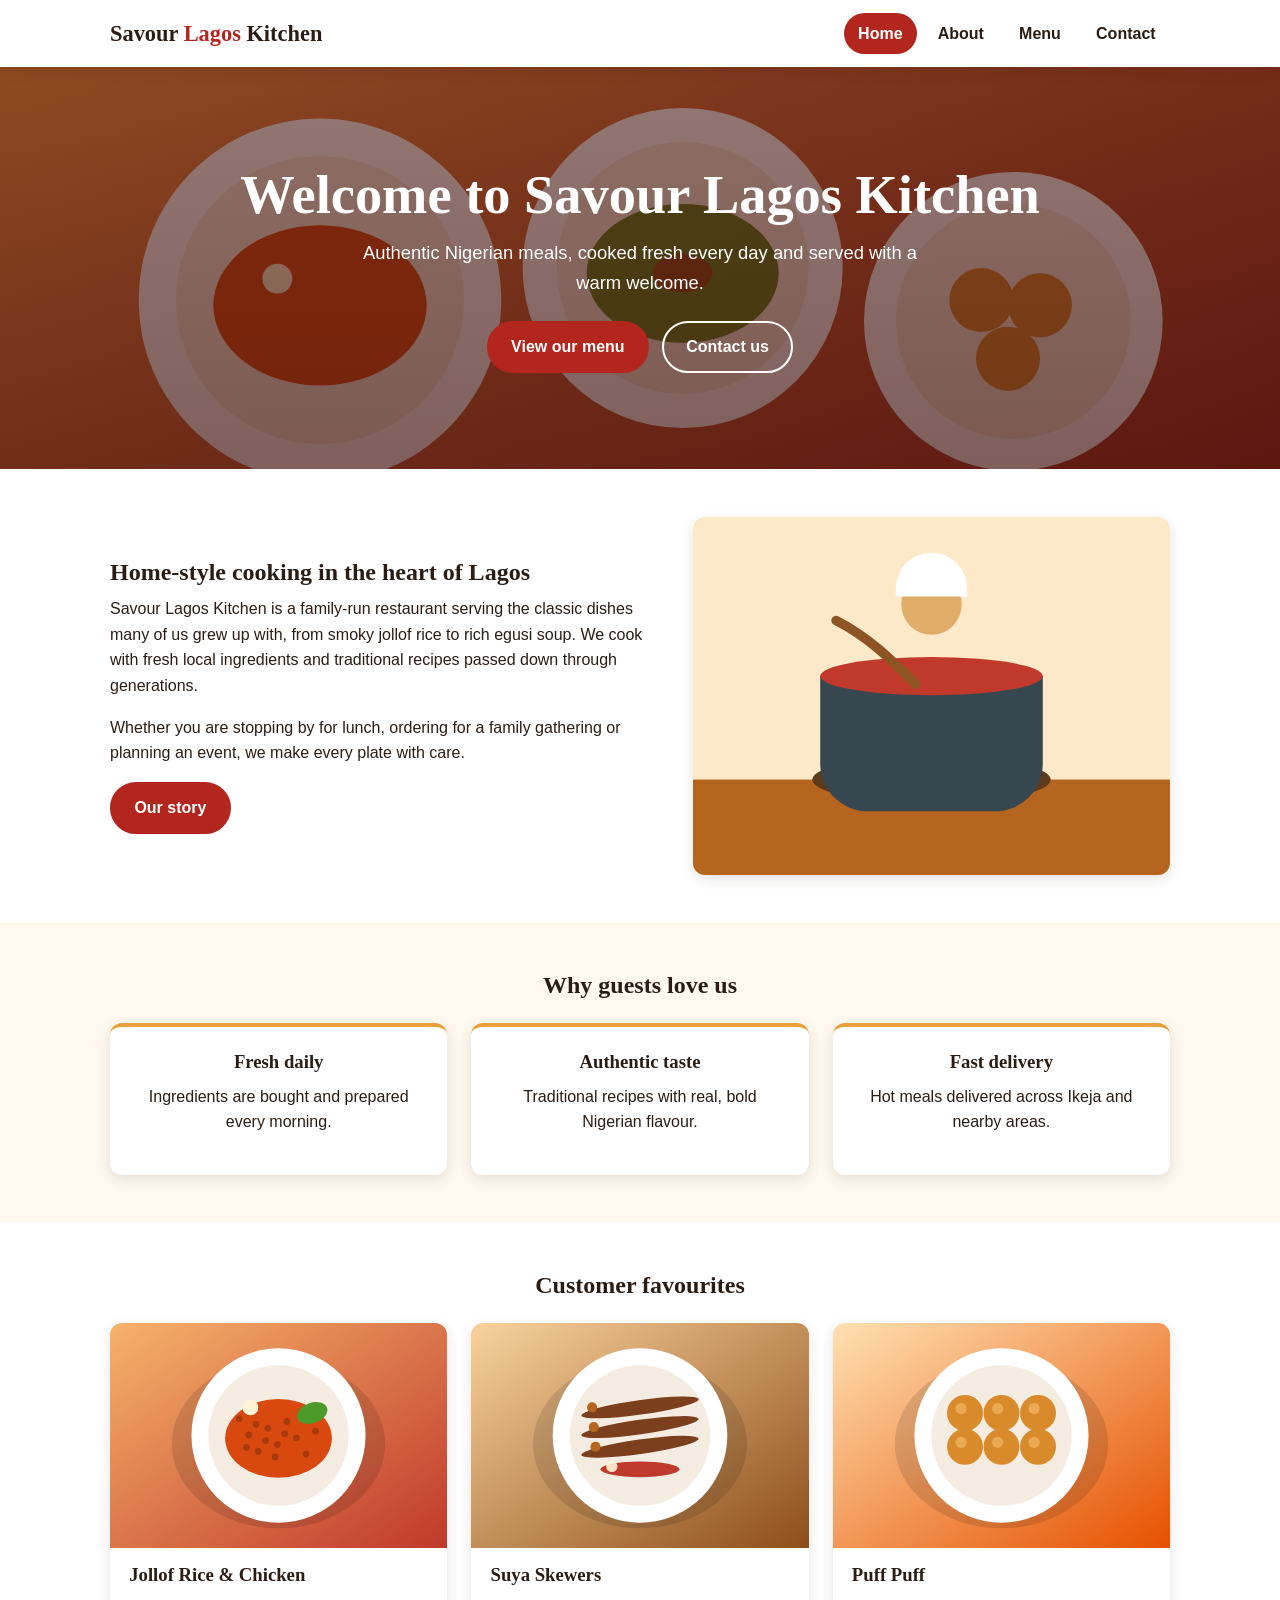
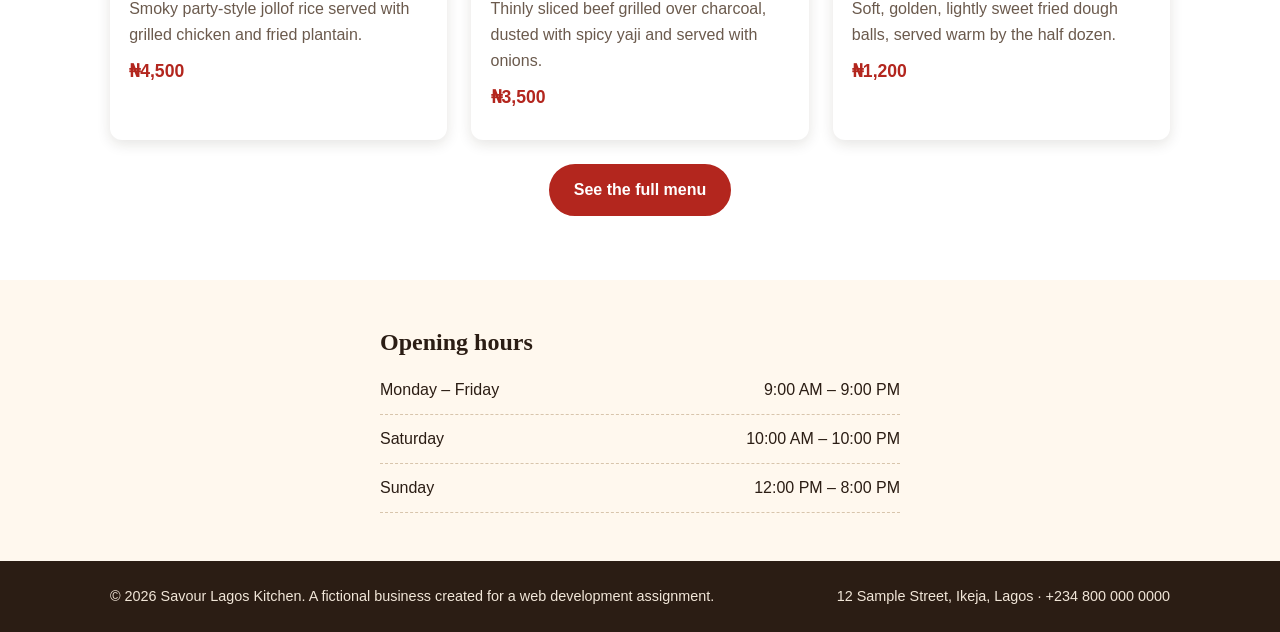
<file: index.html>
<!DOCTYPE html>
<html lang="en">
<head>
  <meta charset="UTF-8">
  <meta name="viewport" content="width=device-width, initial-scale=1.0">
  <meta name="description" content="Savour Lagos Kitchen serves fresh, authentic Nigerian meals in Ikeja, Lagos.">
  <title>Home | Savour Lagos Kitchen</title>
  <link rel="stylesheet" href="css/style.css">
</head>
<body>
  <a class="skip-link" href="#main">Skip to content</a>
  <header class="site-header">
    <div class="container header-inner">
      <a class="logo" href="index.html">Savour <span>Lagos</span> Kitchen</a>
      <button class="nav-toggle" id="navToggle" aria-expanded="false" aria-controls="mainNav" aria-label="Toggle navigation">&#9776;</button>
      <nav id="mainNav" class="main-nav" aria-label="Main navigation">
        <ul><li><a href="index.html" class="active" aria-current="page">Home</a></li><li><a href="about.html">About</a></li><li><a href="services.html">Menu</a></li><li><a href="contact.html">Contact</a></li></ul>
      </nav>
    </div>
  </header>
  <main id="main">
    <section class="hero">
      <div class="container hero-inner">
        <h1>Welcome to Savour Lagos Kitchen</h1>
        <p>Authentic Nigerian meals, cooked fresh every day and served with a warm welcome.</p>
        <div class="btn-row"><a class="btn" href="services.html">View our menu</a><a class="btn btn-outline" href="contact.html">Contact us</a></div>
      </div>
    </section>

    <section class="section container intro">
      <div class="intro-text">
        <h2>Home-style cooking in the heart of Lagos</h2>
        <p>Savour Lagos Kitchen is a family-run restaurant serving the classic dishes many of us grew up with, from smoky jollof rice to rich egusi soup. We cook with fresh local ingredients and traditional recipes passed down through generations.</p>
        <p>Whether you are stopping by for lunch, ordering for a family gathering or planning an event, we make every plate with care.</p>
        <a class="btn" href="about.html">Our story</a>
      </div>
      <img src="images/about.svg" alt="Illustration of a chef stirring a pot in the kitchen">
    </section>

    <section class="section alt">
      <div class="container">
        <h2 class="center">Why guests love us</h2>
        <ul class="features">
          <li><h3>Fresh daily</h3><p>Ingredients are bought and prepared every morning.</p></li>
          <li><h3>Authentic taste</h3><p>Traditional recipes with real, bold Nigerian flavour.</p></li>
          <li><h3>Fast delivery</h3><p>Hot meals delivered across Ikeja and nearby areas.</p></li>
        </ul>
      </div>
    </section>

    <section class="section container">
      <h2 class="center">Customer favourites</h2>
      <div class="grid">
      <article class="card" data-category="mains">
        <img src="images/jollof.svg" alt="Jollof Rice and Chicken" loading="lazy">
        <div class="card-body"><h3>Jollof Rice &amp; Chicken</h3><p>Smoky party-style jollof rice served with grilled chicken and fried plantain.</p><p class="price">&#8358;4,500</p></div>
      </article>
      <article class="card" data-category="grills">
        <img src="images/suya.svg" alt="Suya Skewers" loading="lazy">
        <div class="card-body"><h3>Suya Skewers</h3><p>Thinly sliced beef grilled over charcoal, dusted with spicy yaji and served with onions.</p><p class="price">&#8358;3,500</p></div>
      </article>
      <article class="card" data-category="sides">
        <img src="images/puffpuff.svg" alt="Puff Puff" loading="lazy">
        <div class="card-body"><h3>Puff Puff</h3><p>Soft, golden, lightly sweet fried dough balls, served warm by the half dozen.</p><p class="price">&#8358;1,200</p></div>
      </article>
      </div>
      <p class="center"><a class="btn" href="services.html">See the full menu</a></p>
    </section>

    <section class="section alt">
      <div class="container hours">
        <h2>Opening hours</h2>
        <ul>
          <li><span>Monday &ndash; Friday</span><span>9:00 AM &ndash; 9:00 PM</span></li>
          <li><span>Saturday</span><span>10:00 AM &ndash; 10:00 PM</span></li>
          <li><span>Sunday</span><span>12:00 PM &ndash; 8:00 PM</span></li>
        </ul>
      </div>
    </section>
  </main>
  <footer class="site-footer">
    <div class="container footer-inner">
      <p>&copy; <span id="year">2026</span> Savour Lagos Kitchen. A fictional business created for a web development assignment.</p>
      <p>12 Sample Street, Ikeja, Lagos &middot; +234 800 000 0000</p>
    </div>
  </footer>
  <script src="js/script.js"></script>
</body>
</html>
</file>
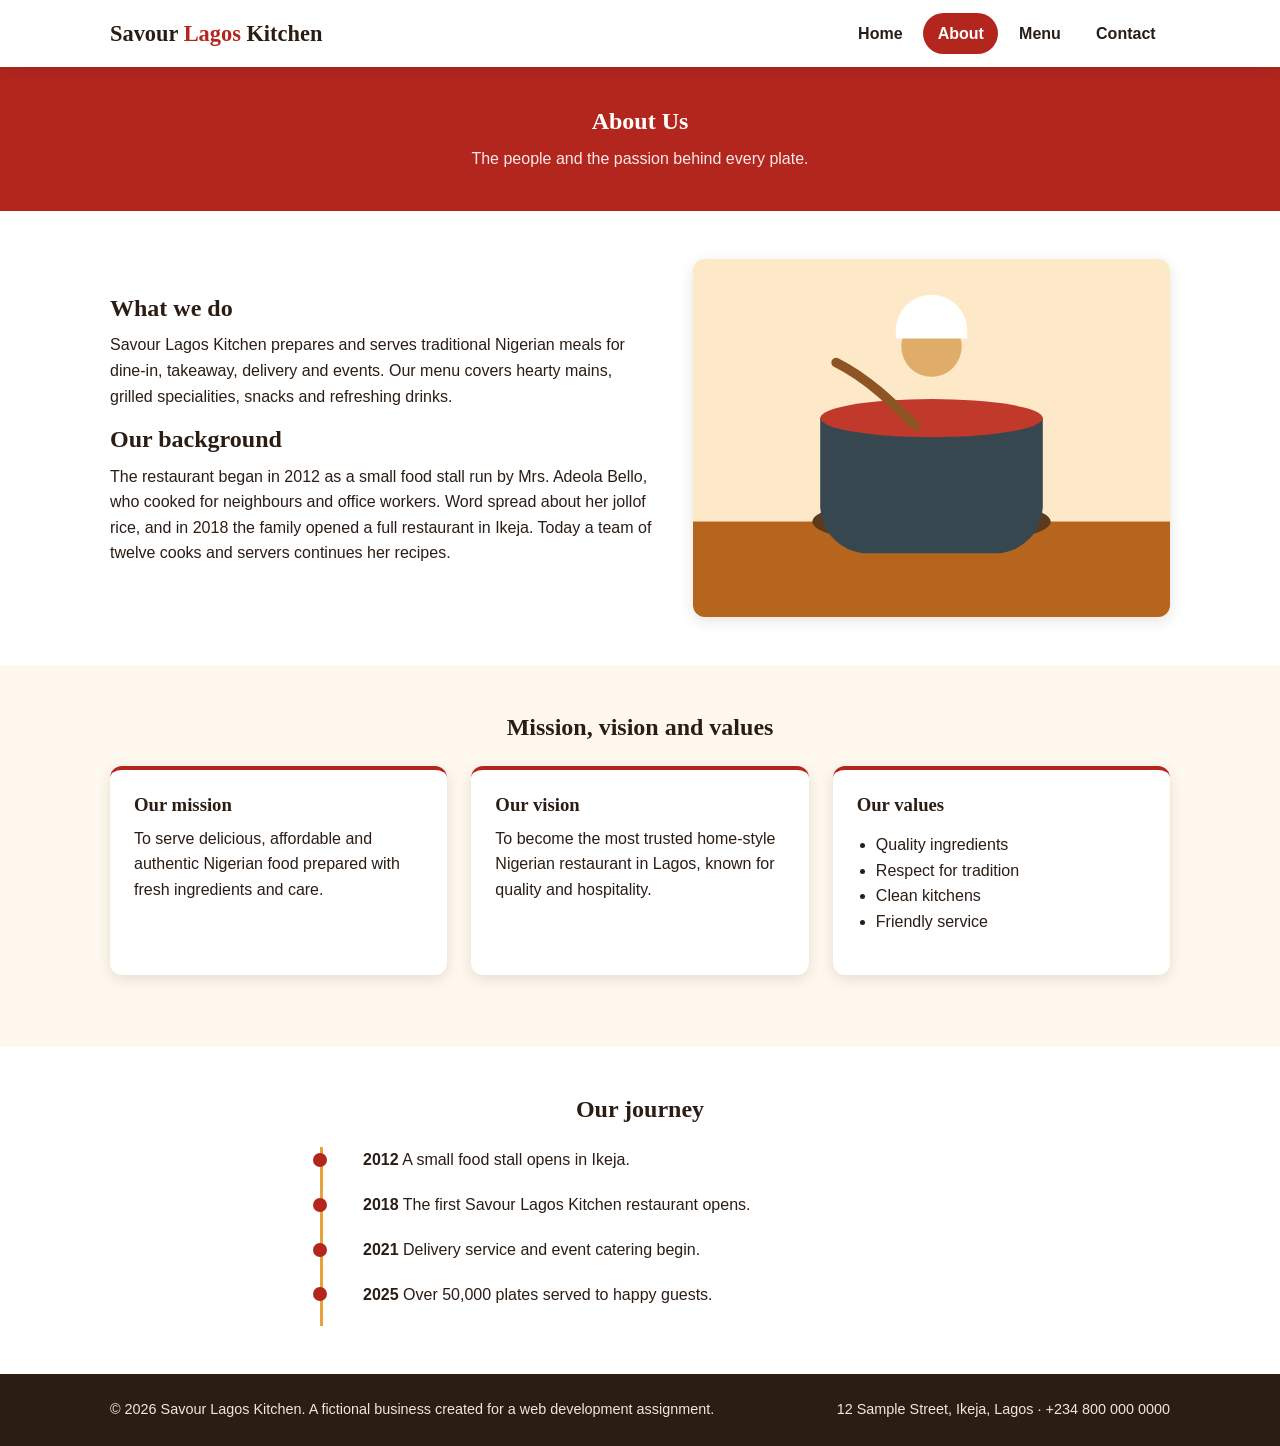
<file: about.html>
<!DOCTYPE html>
<html lang="en">
<head>
  <meta charset="UTF-8">
  <meta name="viewport" content="width=device-width, initial-scale=1.0">
  <meta name="description" content="Learn about the history, mission and vision of Savour Lagos Kitchen.">
  <title>About | Savour Lagos Kitchen</title>
  <link rel="stylesheet" href="css/style.css">
</head>
<body>
  <a class="skip-link" href="#main">Skip to content</a>
  <header class="site-header">
    <div class="container header-inner">
      <a class="logo" href="index.html">Savour <span>Lagos</span> Kitchen</a>
      <button class="nav-toggle" id="navToggle" aria-expanded="false" aria-controls="mainNav" aria-label="Toggle navigation">&#9776;</button>
      <nav id="mainNav" class="main-nav" aria-label="Main navigation">
        <ul><li><a href="index.html">Home</a></li><li><a href="about.html" class="active" aria-current="page">About</a></li><li><a href="services.html">Menu</a></li><li><a href="contact.html">Contact</a></li></ul>
      </nav>
    </div>
  </header>
  <main id="main">
    <section class="page-title"><div class="container"><h1>About Us</h1><p>The people and the passion behind every plate.</p></div></section>

    <section class="section container intro">
      <div class="intro-text">
        <h2>What we do</h2>
        <p>Savour Lagos Kitchen prepares and serves traditional Nigerian meals for dine-in, takeaway, delivery and events. Our menu covers hearty mains, grilled specialities, snacks and refreshing drinks.</p>
        <h2>Our background</h2>
        <p>The restaurant began in 2012 as a small food stall run by Mrs. Adeola Bello, who cooked for neighbours and office workers. Word spread about her jollof rice, and in 2018 the family opened a full restaurant in Ikeja. Today a team of twelve cooks and servers continues her recipes.</p>
      </div>
      <img src="images/about.svg" alt="Illustration of a chef stirring a large pot">
    </section>

    <section class="section alt">
      <div class="container">
        <h2 class="center">Mission, vision and values</h2>
        <div class="grid">
          <article class="panel"><h3>Our mission</h3><p>To serve delicious, affordable and authentic Nigerian food prepared with fresh ingredients and care.</p></article>
          <article class="panel"><h3>Our vision</h3><p>To become the most trusted home-style Nigerian restaurant in Lagos, known for quality and hospitality.</p></article>
          <article class="panel"><h3>Our values</h3><ul><li>Quality ingredients</li><li>Respect for tradition</li><li>Clean kitchens</li><li>Friendly service</li></ul></article>
        </div>
      </div>
    </section>

    <section class="section container">
      <h2 class="center">Our journey</h2>
      <ol class="timeline">
        <li><strong>2012</strong> A small food stall opens in Ikeja.</li>
        <li><strong>2018</strong> The first Savour Lagos Kitchen restaurant opens.</li>
        <li><strong>2021</strong> Delivery service and event catering begin.</li>
        <li><strong>2025</strong> Over 50,000 plates served to happy guests.</li>
      </ol>
    </section>
  </main>
  <footer class="site-footer">
    <div class="container footer-inner">
      <p>&copy; <span id="year">2026</span> Savour Lagos Kitchen. A fictional business created for a web development assignment.</p>
      <p>12 Sample Street, Ikeja, Lagos &middot; +234 800 000 0000</p>
    </div>
  </footer>
  <script src="js/script.js"></script>
</body>
</html>
</file>
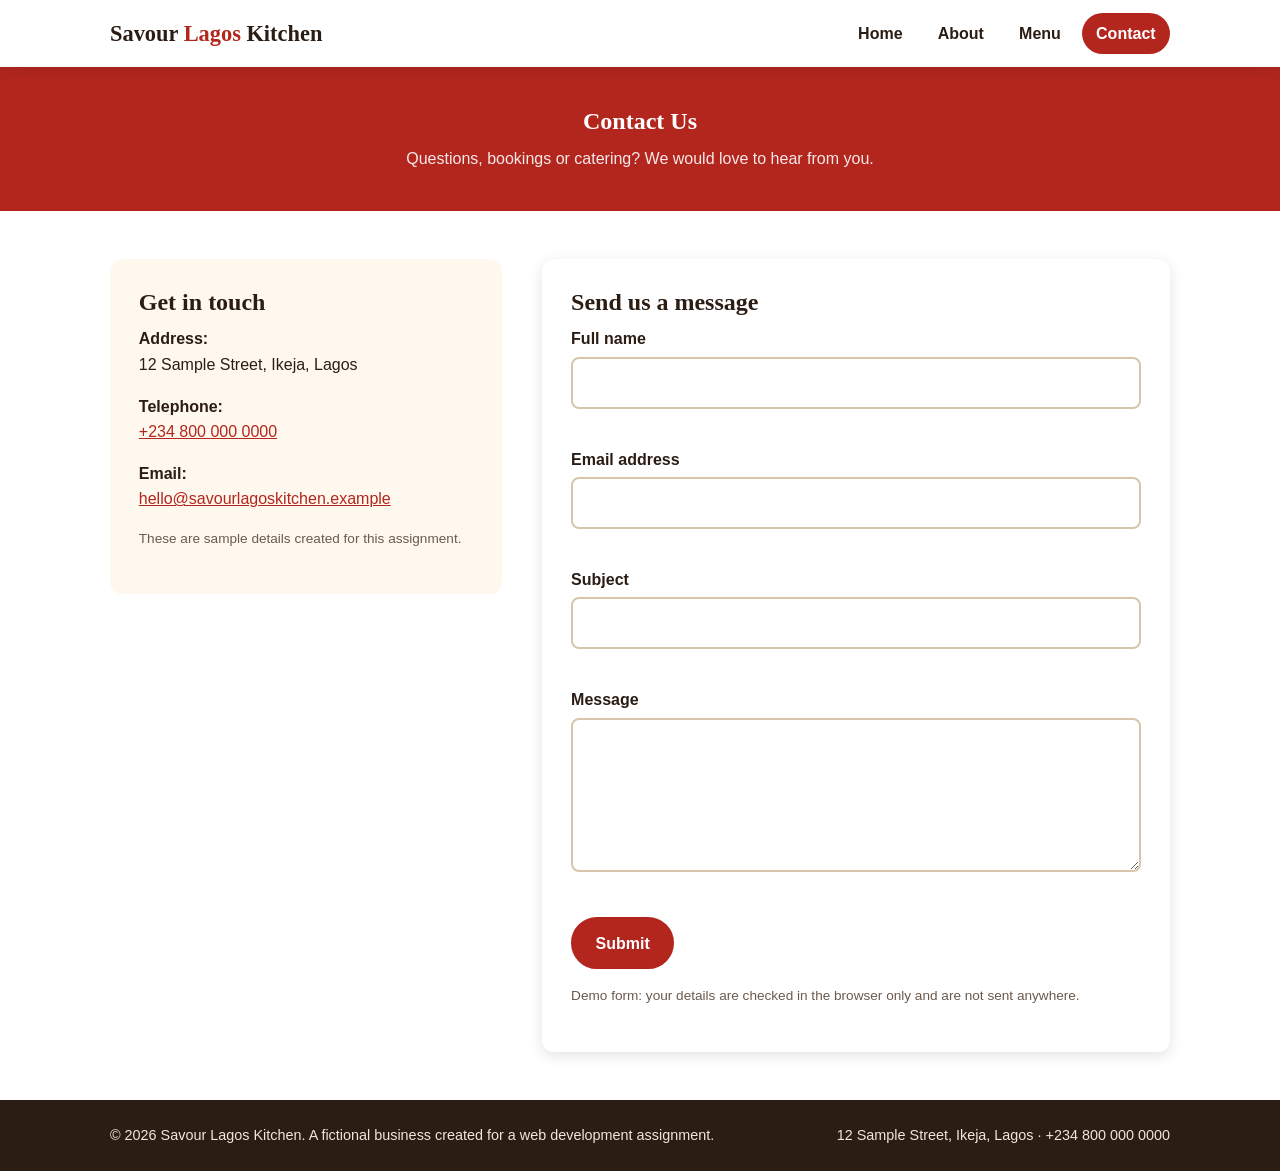
<file: contact.html>
<!DOCTYPE html>
<html lang="en">
<head>
  <meta charset="UTF-8">
  <meta name="viewport" content="width=device-width, initial-scale=1.0">
  <meta name="description" content="Contact Savour Lagos Kitchen by phone, email or the contact form.">
  <title>Contact | Savour Lagos Kitchen</title>
  <link rel="stylesheet" href="css/style.css">
</head>
<body>
  <a class="skip-link" href="#main">Skip to content</a>
  <header class="site-header">
    <div class="container header-inner">
      <a class="logo" href="index.html">Savour <span>Lagos</span> Kitchen</a>
      <button class="nav-toggle" id="navToggle" aria-expanded="false" aria-controls="mainNav" aria-label="Toggle navigation">&#9776;</button>
      <nav id="mainNav" class="main-nav" aria-label="Main navigation">
        <ul><li><a href="index.html">Home</a></li><li><a href="about.html">About</a></li><li><a href="services.html">Menu</a></li><li><a href="contact.html" class="active" aria-current="page">Contact</a></li></ul>
      </nav>
    </div>
  </header>
  <main id="main">
    <section class="page-title"><div class="container"><h1>Contact Us</h1><p>Questions, bookings or catering? We would love to hear from you.</p></div></section>

    <section class="section container contact-layout">
      <aside class="contact-info">
        <h2>Get in touch</h2>
        <p><strong>Address:</strong><br>12 Sample Street, Ikeja, Lagos</p>
        <p><strong>Telephone:</strong><br><a href="tel:+2348000000000">+234 800 000 0000</a></p>
        <p><strong>Email:</strong><br><a href="mailto:hello@savourlagoskitchen.example">hello@savourlagoskitchen.example</a></p>
        <p class="note">These are sample details created for this assignment.</p>
      </aside>

      <form id="contactForm" class="contact-form" novalidate>
        <h2>Send us a message</h2>
        <div class="field">
          <label for="fullName">Full name</label>
          <input type="text" id="fullName" name="fullName" autocomplete="name" aria-describedby="fullNameError">
          <span class="error" id="fullNameError" role="alert"></span>
        </div>
        <div class="field">
          <label for="email">Email address</label>
          <input type="email" id="email" name="email" autocomplete="email" aria-describedby="emailError">
          <span class="error" id="emailError" role="alert"></span>
        </div>
        <div class="field">
          <label for="subject">Subject</label>
          <input type="text" id="subject" name="subject" aria-describedby="subjectError">
          <span class="error" id="subjectError" role="alert"></span>
        </div>
        <div class="field">
          <label for="message">Message</label>
          <textarea id="message" name="message" rows="5" aria-describedby="messageError"></textarea>
          <span class="error" id="messageError" role="alert"></span>
        </div>
        <button type="submit" class="btn">Submit</button>
        <p id="formFeedback" class="form-feedback" aria-live="polite"></p>
        <p class="note">Demo form: your details are checked in the browser only and are not sent anywhere.</p>
      </form>
    </section>
  </main>
  <footer class="site-footer">
    <div class="container footer-inner">
      <p>&copy; <span id="year">2026</span> Savour Lagos Kitchen. A fictional business created for a web development assignment.</p>
      <p>12 Sample Street, Ikeja, Lagos &middot; +234 800 000 0000</p>
    </div>
  </footer>
  <script src="js/script.js"></script>
</body>
</html>
</file>
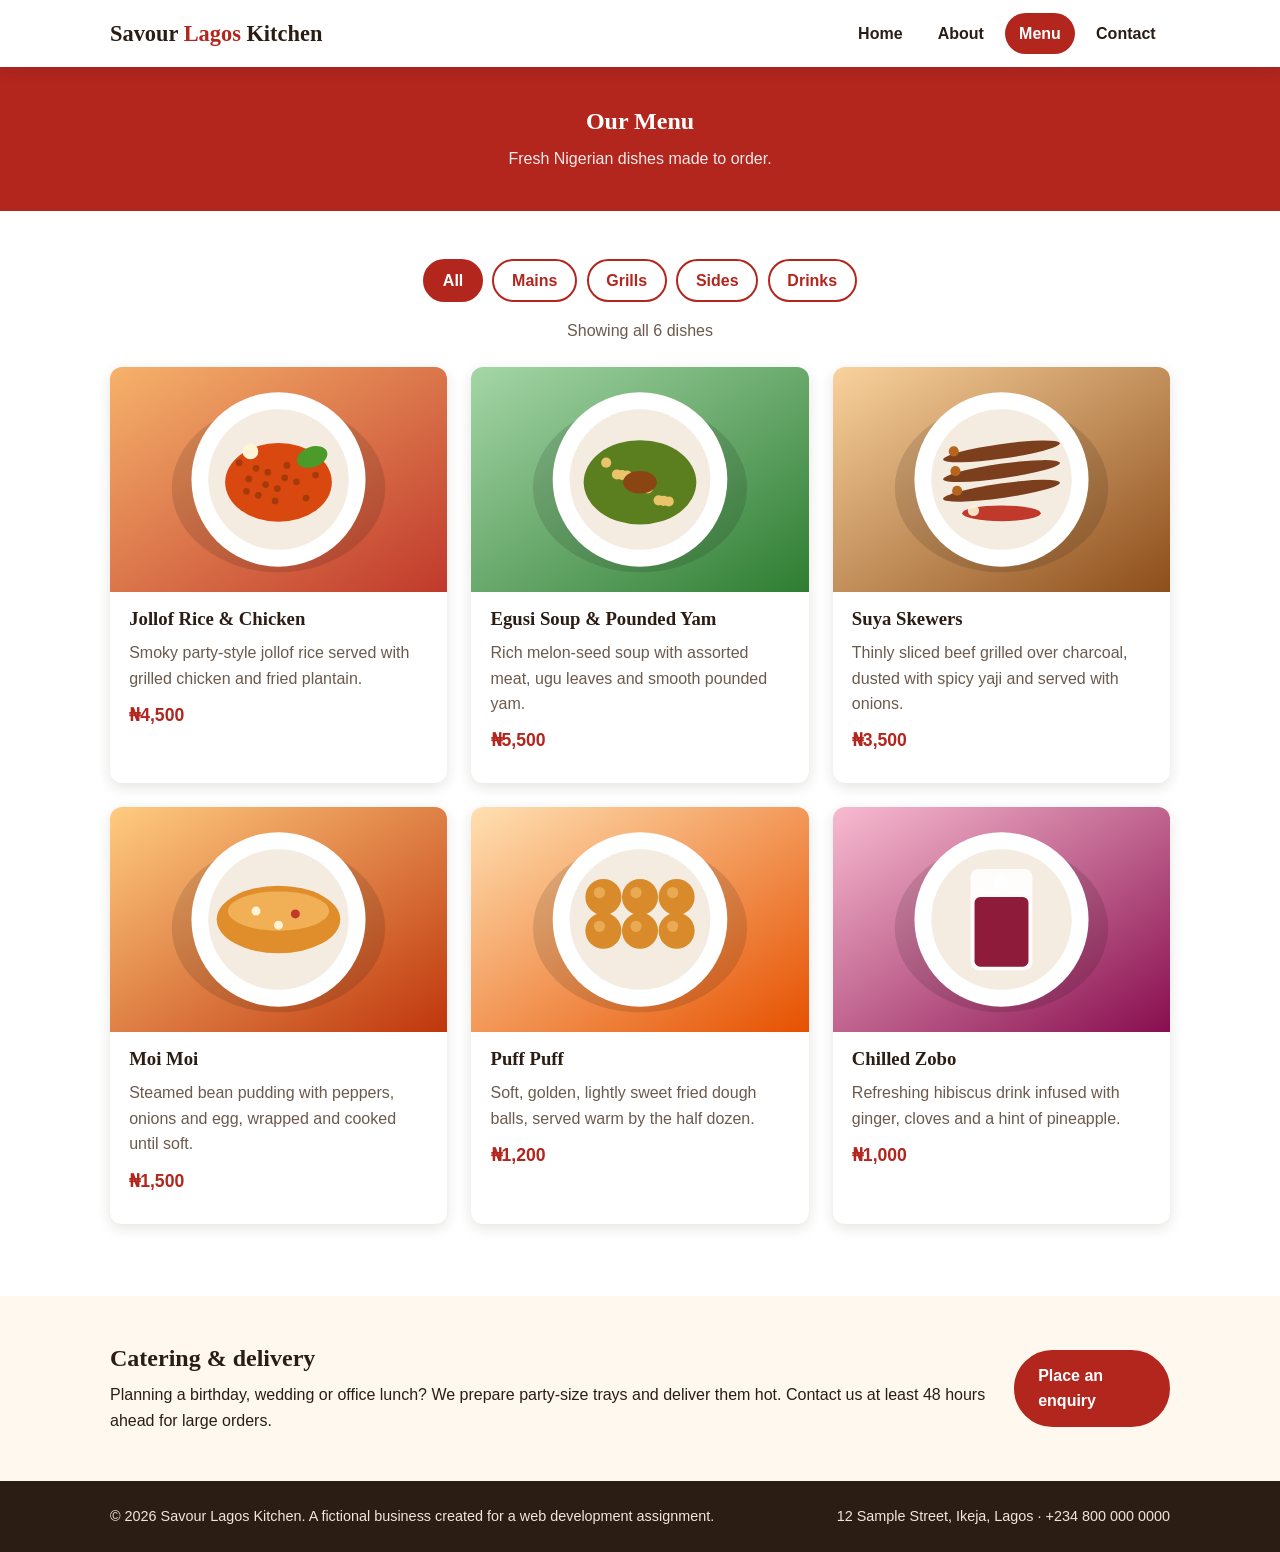
<file: services.html>
<!DOCTYPE html>
<html lang="en">
<head>
  <meta charset="UTF-8">
  <meta name="viewport" content="width=device-width, initial-scale=1.0">
  <meta name="description" content="Browse the Savour Lagos Kitchen menu of jollof rice, egusi, suya and more.">
  <title>Menu | Savour Lagos Kitchen</title>
  <link rel="stylesheet" href="css/style.css">
</head>
<body>
  <a class="skip-link" href="#main">Skip to content</a>
  <header class="site-header">
    <div class="container header-inner">
      <a class="logo" href="index.html">Savour <span>Lagos</span> Kitchen</a>
      <button class="nav-toggle" id="navToggle" aria-expanded="false" aria-controls="mainNav" aria-label="Toggle navigation">&#9776;</button>
      <nav id="mainNav" class="main-nav" aria-label="Main navigation">
        <ul><li><a href="index.html">Home</a></li><li><a href="about.html">About</a></li><li><a href="services.html" class="active" aria-current="page">Menu</a></li><li><a href="contact.html">Contact</a></li></ul>
      </nav>
    </div>
  </header>
  <main id="main">
    <section class="page-title"><div class="container"><h1>Our Menu</h1><p>Fresh Nigerian dishes made to order.</p></div></section>

    <section class="section container">
      <div class="filters" role="group" aria-label="Filter menu by category">
        <button class="filter-btn active" data-filter="all">All</button>
        <button class="filter-btn" data-filter="mains">Mains</button>
        <button class="filter-btn" data-filter="grills">Grills</button>
        <button class="filter-btn" data-filter="sides">Sides</button>
        <button class="filter-btn" data-filter="drinks">Drinks</button>
      </div>
      <p id="filterStatus" class="center status" aria-live="polite">Showing all 6 dishes</p>
      <div class="grid" id="menuGrid">
      <article class="card" data-category="mains">
        <img src="images/jollof.svg" alt="Jollof Rice and Chicken" loading="lazy">
        <div class="card-body"><h3>Jollof Rice &amp; Chicken</h3><p>Smoky party-style jollof rice served with grilled chicken and fried plantain.</p><p class="price">&#8358;4,500</p></div>
      </article>
      <article class="card" data-category="mains">
        <img src="images/egusi.svg" alt="Egusi Soup and Pounded Yam" loading="lazy">
        <div class="card-body"><h3>Egusi Soup &amp; Pounded Yam</h3><p>Rich melon-seed soup with assorted meat, ugu leaves and smooth pounded yam.</p><p class="price">&#8358;5,500</p></div>
      </article>
      <article class="card" data-category="grills">
        <img src="images/suya.svg" alt="Suya Skewers" loading="lazy">
        <div class="card-body"><h3>Suya Skewers</h3><p>Thinly sliced beef grilled over charcoal, dusted with spicy yaji and served with onions.</p><p class="price">&#8358;3,500</p></div>
      </article>
      <article class="card" data-category="sides">
        <img src="images/moimoi.svg" alt="Moi Moi" loading="lazy">
        <div class="card-body"><h3>Moi Moi</h3><p>Steamed bean pudding with peppers, onions and egg, wrapped and cooked until soft.</p><p class="price">&#8358;1,500</p></div>
      </article>
      <article class="card" data-category="sides">
        <img src="images/puffpuff.svg" alt="Puff Puff" loading="lazy">
        <div class="card-body"><h3>Puff Puff</h3><p>Soft, golden, lightly sweet fried dough balls, served warm by the half dozen.</p><p class="price">&#8358;1,200</p></div>
      </article>
      <article class="card" data-category="drinks">
        <img src="images/zobo.svg" alt="Chilled Zobo" loading="lazy">
        <div class="card-body"><h3>Chilled Zobo</h3><p>Refreshing hibiscus drink infused with ginger, cloves and a hint of pineapple.</p><p class="price">&#8358;1,000</p></div>
      </article>
      </div>
    </section>

    <section class="section alt">
      <div class="container catering">
        <div>
          <h2>Catering &amp; delivery</h2>
          <p>Planning a birthday, wedding or office lunch? We prepare party-size trays and deliver them hot. Contact us at least 48 hours ahead for large orders.</p>
        </div>
        <a class="btn" href="contact.html">Place an enquiry</a>
      </div>
    </section>
  </main>
  <footer class="site-footer">
    <div class="container footer-inner">
      <p>&copy; <span id="year">2026</span> Savour Lagos Kitchen. A fictional business created for a web development assignment.</p>
      <p>12 Sample Street, Ikeja, Lagos &middot; +234 800 000 0000</p>
    </div>
  </footer>
  <script src="js/script.js"></script>
</body>
</html>
</file>
<file: css/style.css>
/* ===== Savour Lagos Kitchen - main stylesheet ===== */

/* CSS variables: colours and fonts used across the site */
:root {
  --brand: #b3261e;
  --brand-dark: #8a1c16;
  --accent: #e9a23b;
  --cream: #fff8ee;
  --ink: #2b1d14;
  --muted: #6b5a4d;
  --white: #ffffff;
  --radius: 12px;
  --shadow: 0 4px 14px rgba(43, 29, 20, 0.12);
  --font-body: "Segoe UI", Tahoma, Arial, sans-serif;
  --font-head: Georgia, "Times New Roman", serif;
}
body{
  background-color: black;
}

/* Reset: the box model uses border-box so padding/border are included in width */
*, *::before, *::after { box-sizing: border-box; }
html { scroll-behavior: smooth; }
body {
  margin: 0;
  font-family: var(--font-body);
  color: var(--ink);
  background: var(--white);
  line-height: 1.6;
}
img { max-width: 100%; height: auto; display: block; }
h1, h2, h3 { font-family: var(--font-head); line-height: 1.2; margin: 0 0 0.6rem; }
p { margin: 0 0 1rem; }
a { color: var(--brand); }
ul, ol { padding-left: 1.2rem; }

.container { width: 100%; max-width: 1100px; margin: 0 auto; padding: 0 1.25rem; }
.center { text-align: center; }
.section { padding: 3rem 0; }
.section.container { padding-left: 1.25rem; padding-right: 1.25rem; }
.alt { background: var(--cream); }

.skip-link { position: absolute; left: -999px; top: 0; background: var(--brand); color: #fff; padding: 0.5rem 1rem; z-index: 200; }
.skip-link:focus { left: 0; }

/* ===== Buttons ===== */
.btn {
  display: inline-block;
  background: var(--brand);
  color: #fff;
  padding: 0.7rem 1.4rem;
  border: 2px solid var(--brand);
  border-radius: 999px;
  font: inherit;
  font-weight: 600;
  text-decoration: none;
  cursor: pointer;
  transition: background 0.2s, transform 0.2s;
}
.btn:hover, .btn:focus-visible { background: var(--brand-dark); border-color: var(--brand-dark); transform: translateY(-2px); }
.btn-outline { background: transparent; border-color: #fff; color: #fff; }
.btn-outline:hover, .btn-outline:focus-visible { background: #fff; color: var(--brand); border-color: #fff; }
.btn-row { display: flex; flex-wrap: wrap; gap: 0.8rem; justify-content: center; }

/* ===== Header and navigation (Flexbox) ===== */
.site-header { position: sticky; top: 0; background: var(--white); box-shadow: var(--shadow); z-index: 100; }
.header-inner { display: flex; justify-content: space-between; align-items: center; padding-top: 0.8rem; padding-bottom: 0.8rem; }
.logo { font-family: var(--font-head); font-size: 1.4rem; font-weight: bold; color: var(--ink); text-decoration: none; }
.logo span { color: var(--brand); }
.main-nav ul { display: flex; gap: 0.4rem; list-style: none; margin: 0; padding: 0; }
.main-nav a { display: block; padding: 0.5rem 0.9rem; border-radius: 999px; color: var(--ink); text-decoration: none; font-weight: 600; }
.main-nav a:hover, .main-nav a.active { background: var(--brand); color: #fff; }
.nav-toggle { display: none; background: none; border: 2px solid var(--brand); color: var(--brand); font-size: 1.5rem; line-height: 1; padding: 0.2rem 0.6rem; border-radius: 8px; cursor: pointer; }

/* ===== Hero ===== */
.hero {
  background: linear-gradient(rgba(60, 15, 10, 0.55), rgba(60, 15, 10, 0.65)), url("../images/hero.svg") center / cover no-repeat;
  color: #fff;
  text-align: center;
  padding: 6rem 0;
}
.hero h1 { font-size: clamp(2rem, 6vw, 3.4rem); }
.hero p { font-size: 1.15rem; max-width: 36rem; margin: 0 auto 1.5rem; }

.page-title { background: var(--brand); color: #fff; text-align: center; padding: 2.5rem 0; }
.page-title p { margin: 0; opacity: 0.9; }

/* ===== Intro / about layout (Flexbox) ===== */
.intro { display: flex; align-items: center; gap: 2.5rem; }
.intro-text { flex: 1 1 50%; }
.intro img { flex: 1 1 40%; max-width: 45%; border-radius: var(--radius); box-shadow: var(--shadow); }

/* ===== Feature row (Flexbox) ===== */
.features { display: flex; flex-wrap: wrap; justify-content: center; gap: 1.5rem; list-style: none; padding: 0; margin: 1.5rem 0 0; }
.features li { flex: 1 1 240px; background: var(--white); padding: 1.5rem; border-radius: var(--radius); border-top: 4px solid var(--accent); box-shadow: var(--shadow); text-align: center; }

/* ===== Card grid (CSS Grid) ===== */
.grid { display: grid; grid-template-columns: repeat(3, 1fr); gap: 1.5rem; margin: 1.5rem 0; }
.card, .panel { background: var(--white); border-radius: var(--radius); overflow: hidden; box-shadow: var(--shadow); }
.card img { width: 100%; aspect-ratio: 3 / 2; object-fit: cover; }
.card-body { padding: 1rem 1.2rem 1.2rem; }
.card-body p { color: var(--muted); margin-bottom: 0.6rem; }
.price { color: var(--brand) !important; font-weight: 700; font-size: 1.1rem; margin: 0; }
.panel { padding: 1.5rem; border-top: 4px solid var(--brand); }
.card.hidden { display: none; }

/* ===== Menu filter ===== */
.filters { display: flex; flex-wrap: wrap; justify-content: center; gap: 0.6rem; }
.filter-btn { background: var(--white); color: var(--brand); border: 2px solid var(--brand); padding: 0.4rem 1.1rem; border-radius: 999px; font: inherit; font-weight: 600; cursor: pointer; }
.filter-btn:hover, .filter-btn.active { background: var(--brand); color: #fff; }
.status { color: var(--muted); margin-top: 1rem; }

/* ===== Hours / catering ===== */
.hours { max-width: 560px; }
.hours ul { list-style: none; padding: 0; margin: 0; }
.hours li { display: flex; justify-content: space-between; gap: 1rem; padding: 0.7rem 0; border-bottom: 1px dashed #d8c5ac; }
.catering { display: flex; align-items: center; justify-content: space-between; gap: 1.5rem; }
.catering p { margin: 0; }

/* ===== Timeline ===== */
.timeline { list-style: none; max-width: 640px; margin: 1.5rem auto 0; padding: 0 0 0 1.5rem; border-left: 3px solid var(--accent); }
.timeline li { position: relative; padding: 0 0 1.2rem 1rem; }
.timeline li::before { content: ""; position: absolute; left: -2.15rem; top: 0.35rem; width: 14px; height: 14px; background: var(--brand); border-radius: 50%; }

/* ===== Contact (Grid layout + form) ===== */
.contact-layout { display: grid; grid-template-columns: 1fr 1.6fr; gap: 2.5rem; align-items: start; }
.contact-info { background: var(--cream); padding: 1.8rem; border-radius: var(--radius); }
.note { font-size: 0.85rem; color: var(--muted); }
.contact-form { background: var(--white); padding: 1.8rem; border-radius: var(--radius); box-shadow: var(--shadow); }
.field { margin-bottom: 1.1rem; }
.field label { display: block; font-weight: 600; margin-bottom: 0.3rem; }
.field input, .field textarea { width: 100%; padding: 0.7rem 0.8rem; border: 2px solid #d8c5ac; border-radius: 8px; font: inherit; }
.field input:focus, .field textarea:focus { outline: none; border-color: var(--brand); box-shadow: 0 0 0 3px rgba(179, 38, 30, 0.2); }
.field.invalid input, .field.invalid textarea { border-color: #c62828; background: #fff5f5; }
.field.valid input, .field.valid textarea { border-color: #2e7d32; }
.error { display: block; min-height: 1.2em; color: #c62828; font-size: 0.85rem; margin-top: 0.25rem; }
.form-feedback { margin-top: 1rem; font-weight: 600; }
.form-feedback.success { color: #1b5e20; background: #e8f5e9; padding: 0.8rem 1rem; border-radius: 8px; }
.form-feedback.fail { color: #b71c1c; }

/* ===== Footer ===== */
.site-footer { background: var(--ink); color: #f1e6d8; padding: 1.5rem 0; font-size: 0.9rem; }
.footer-inner { display: flex; flex-wrap: wrap; justify-content: space-between; gap: 0.5rem 2rem; }
.footer-inner p { margin: 0; }

/* ===== Responsive design (media queries) ===== */
/* Tablets */
@media (max-width: 900px) {
  .grid { grid-template-columns: repeat(2, 1fr); }
  .contact-layout { grid-template-columns: 1fr; }
  .intro { gap: 1.5rem; }
}

/* Mobile phones */
@media (max-width: 680px) {
  .nav-toggle { display: block; }
  .main-nav { display: none; position: absolute; top: 100%; left: 0; right: 0; background: var(--white); box-shadow: var(--shadow); }
  .main-nav.open { display: block; }
  .main-nav ul { flex-direction: column; padding: 0.8rem 1.25rem; }
  .intro { flex-direction: column; }
  .intro img { max-width: 100%; }
  .grid { grid-template-columns: 1fr; }
  .catering { flex-direction: column; text-align: center; }
  .hero { padding: 4rem 0; }
  .section { padding: 2.2rem 0; }
}
</file>
